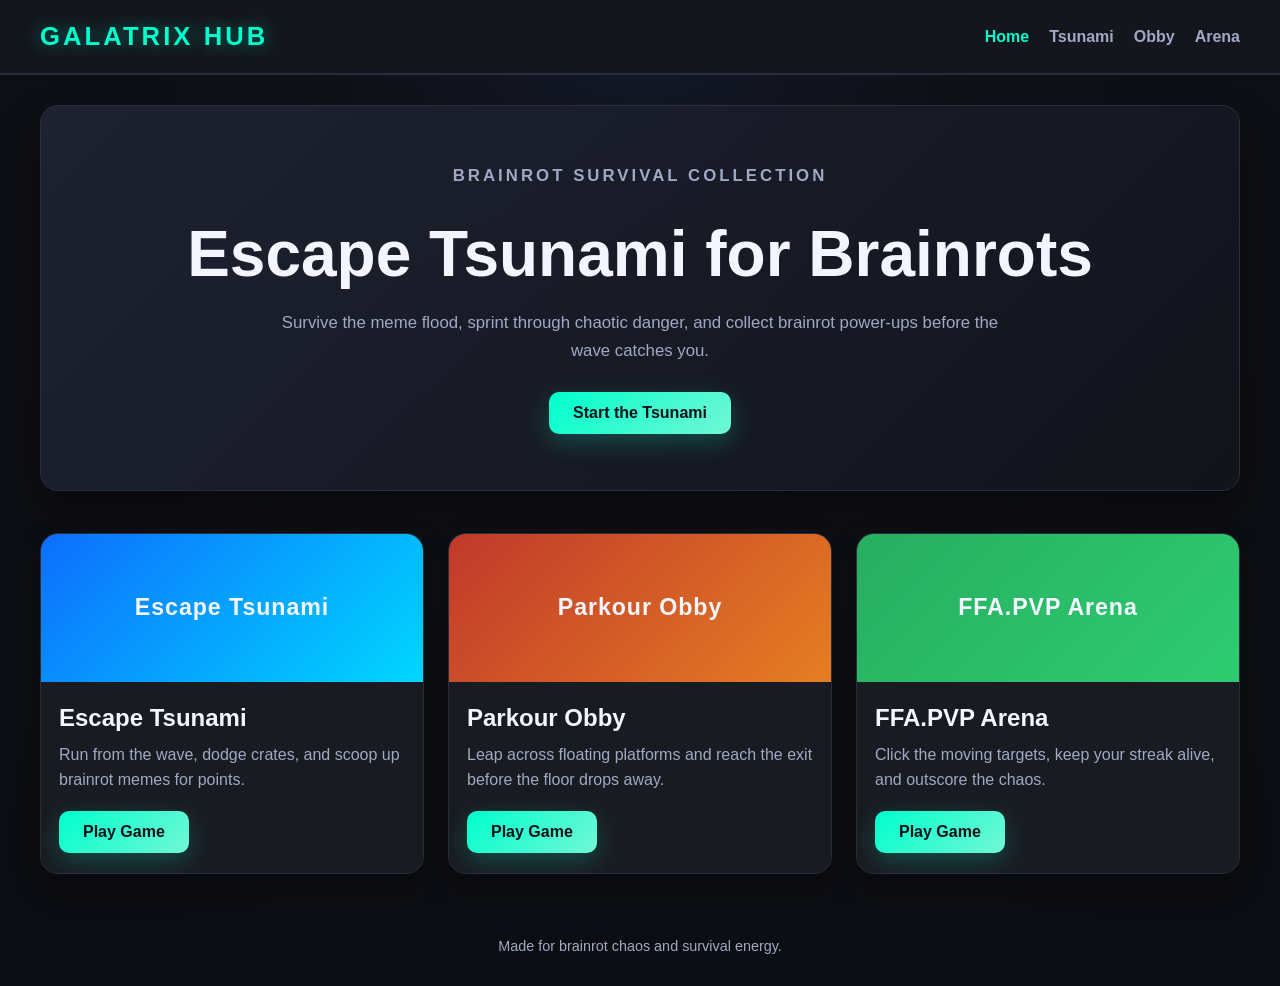
<file: index.html>
<!DOCTYPE html>
<html lang="en">
<head>
  <meta charset="UTF-8" />
  <meta name="viewport" content="width=device-width, initial-scale=1.0" />
  <title>Escape Tsunami for Brainrots</title>
  <link rel="stylesheet" href="style.css" />
</head>
<body class="home-page">
  <header class="site-header">
    <div class="brand">GALATRIX HUB</div>
    <nav class="nav-links" aria-label="Main navigation">
      <a href="index.html" class="active">Home</a>
      <a href="tsunami.html">Tsunami</a>
      <a href="parkour.html">Obby</a>
      <a href="pvp.html">Arena</a>
    </nav>
  </header>

  <main class="container">
    <section class="hero">
      <p class="eyebrow">Brainrot survival collection</p>
      <h1>Escape Tsunami for Brainrots</h1>
      <p>
        Survive the meme flood, sprint through chaotic danger,
        and collect brainrot power-ups before the wave catches you.
      </p>
      <a class="cta-btn" href="tsunami.html">Start the Tsunami</a>
    </section>

    <section class="games-grid">
      <article class="game-card">
        <div class="card-art art-tsunami">Escape Tsunami</div>
        <div class="card-copy">
          <h2>Escape Tsunami</h2>
          <p>Run from the wave, dodge crates, and scoop up brainrot memes for points.</p>
          <a class="game-btn" href="tsunami.html">Play Game</a>
        </div>
      </article>

      <article class="game-card">
        <div class="card-art art-obby">Parkour Obby</div>
        <div class="card-copy">
          <h2>Parkour Obby</h2>
          <p>Leap across floating platforms and reach the exit before the floor drops away.</p>
          <a class="game-btn" href="parkour.html">Play Game</a>
        </div>
      </article>

      <article class="game-card">
        <div class="card-art art-pvp">FFA.PVP Arena</div>
        <div class="card-copy">
          <h2>FFA.PVP Arena</h2>
          <p>Click the moving targets, keep your streak alive, and outscore the chaos.</p>
          <a class="game-btn" href="pvp.html">Play Game</a>
        </div>
      </article>
    </section>
  </main>

  <footer class="site-footer">
    Made for brainrot chaos and survival energy.
  </footer>

  <script src="app.js"></script>
</body>
</html>
</file>
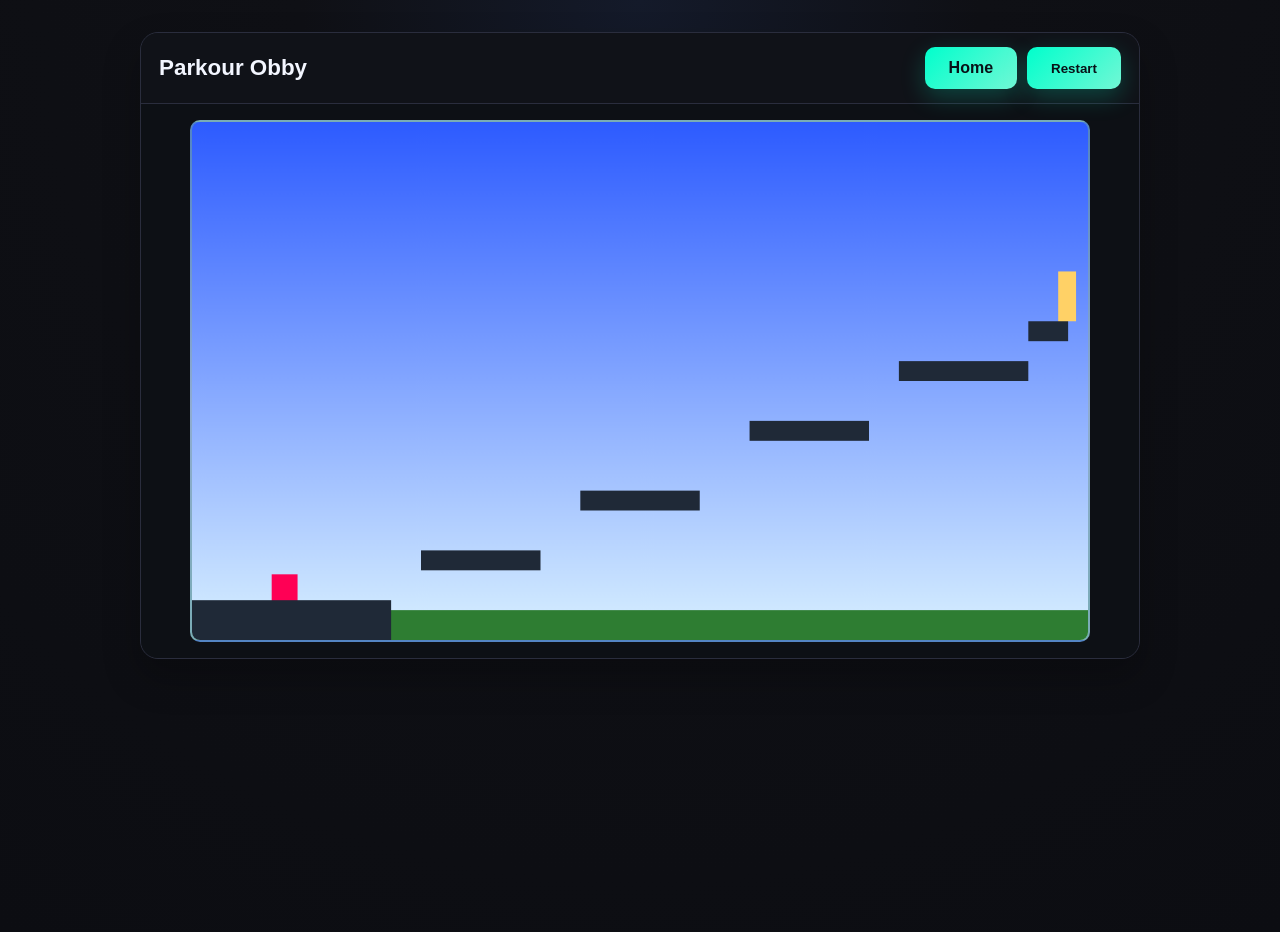
<file: parkour.html>
<!DOCTYPE html>
<html lang="en">
<head>
  <meta charset="UTF-8" />
  <meta name="viewport" content="width=device-width, initial-scale=1.0" />
  <title>Parkour Obby - Galatrix</title>
  <link rel="stylesheet" href="style.css" />
</head>
<body class="game-page">
  <div class="game-shell">
    <div class="game-topbar">
      <h1 class="game-title">Parkour Obby</h1>
      <div class="game-buttons">
        <a class="action-btn" href="index.html">Home</a>
        <button class="action-btn" id="restartBtn">Restart</button>
      </div>
    </div>

    <div class="canvas-wrap">
      <canvas id="gameCanvas" width="900" height="520"></canvas>
    </div>
  </div>

  <script>
    const canvas = document.getElementById("gameCanvas");
    const ctx = canvas.getContext("2d");
    const restartBtn = document.getElementById("restartBtn");

    const player = {
      x: 80,
      y: 420,
      width: 26,
      height: 26,
      vy: 0,
      onGround: false,
      speed: 250,
      jumpForce: 480
    };

    const platforms = [
      { x: 0, y: 480, width: 200, height: 40 },
      { x: 230, y: 430, width: 120, height: 20 },
      { x: 390, y: 370, width: 120, height: 20 },
      { x: 560, y: 300, width: 120, height: 20 },
      { x: 710, y: 240, width: 130, height: 20 },
      { x: 840, y: 200, width: 40, height: 20 }
    ];

    const goal = { x: 870, y: 150, width: 18, height: 50 };
    let keys = {};
    let won = false;
    let lastTime = 0;

    function resetGame() {
      player.x = 80;
      player.y = 420;
      player.vy = 0;
      player.onGround = false;
      won = false;
    }

    function intersects(a, b) {
      return a.x < b.x + b.width &&
        a.x + a.width > b.x &&
        a.y < b.y + b.height &&
        a.y + a.height > b.y;
    }

    function update(dt) {
      if (won) return;

      const move = (keys.ArrowRight || keys.d ? 1 : 0) - (keys.ArrowLeft || keys.a ? 1 : 0);

      player.x += move * player.speed * dt;
      player.x = Math.max(0, Math.min(canvas.width - player.width, player.x));

      player.vy += 900 * dt;
      player.y += player.vy * dt;

      player.onGround = false;
      for (const platform of platforms) {
        if (intersects(player, platform)) {
          const prevBottom = player.y - player.vy * dt + player.height;
          const platformTop = platform.y;

          if (prevBottom <= platformTop + 10 && player.vy >= 0) {
            player.y = platform.y - player.height;
            player.vy = 0;
            player.onGround = true;
          }
        }
      }

      if (keys.ArrowUp || keys.w || keys[" "]) {
        if (player.onGround) {
          player.vy = -player.jumpForce;
          player.onGround = false;
        }
        keys[" "] = false;
        keys.ArrowUp = false;
        keys.w = false;
      }

      if (player.y > canvas.height + 20) {
        resetGame();
      }

      if (intersects(player, goal)) {
        won = true;
      }
    }

    function drawBackground() {
      ctx.clearRect(0, 0, canvas.width, canvas.height);
      const sky = ctx.createLinearGradient(0, 0, 0, canvas.height);
      sky.addColorStop(0, "#2d5bff");
      sky.addColorStop(1, "#d9f1ff");
      ctx.fillStyle = sky;
      ctx.fillRect(0, 0, canvas.width, canvas.height);

      ctx.fillStyle = "#2e7d32";
      ctx.fillRect(0, 490, canvas.width, 30);

      platforms.forEach((platform) => {
        ctx.fillStyle = "#1f2937";
        ctx.fillRect(platform.x, platform.y, platform.width, platform.height);
      });

      ctx.fillStyle = "#ffd166";
      ctx.fillRect(goal.x, goal.y, goal.width, goal.height);
    }

    function drawPlayer() {
      ctx.fillStyle = won ? "#22c55e" : "#ff0055";
      ctx.fillRect(player.x, player.y, player.width, player.height);
    }

    function drawOverlay() {
      if (!won) return;
      ctx.fillStyle = "rgba(0,0,0,0.5)";
      ctx.fillRect(0, 0, canvas.width, canvas.height);
      ctx.fillStyle = "#fff";
      ctx.font = "bold 42px sans-serif";
      ctx.textAlign = "center";
      ctx.fillText("OBBY CLEARED!", canvas.width / 2, canvas.height / 2);
    }

    function loop(timestamp) {
      const dt = Math.min((timestamp - lastTime) / 1000 || 0.016, 0.025);
      lastTime = timestamp;

      update(dt);
      drawBackground();
      drawPlayer();
      drawOverlay();
      requestAnimationFrame(loop);
    }

    document.addEventListener("keydown", (event) => {
      const k = event.key.toLowerCase();
      keys[k] = true;
      keys[event.key] = true;
      if (event.code === "Space") keys[" "] = true;
    });

    document.addEventListener("keyup", (event) => {
      const k = event.key.toLowerCase();
      keys[k] = false;
      keys[event.key] = false;
      if (event.code === "Space") keys[" "] = false;
    });

    restartBtn.addEventListener("click", resetGame);
    resetGame();
    requestAnimationFrame(loop);
  </script>
</body>
</html>
</file>
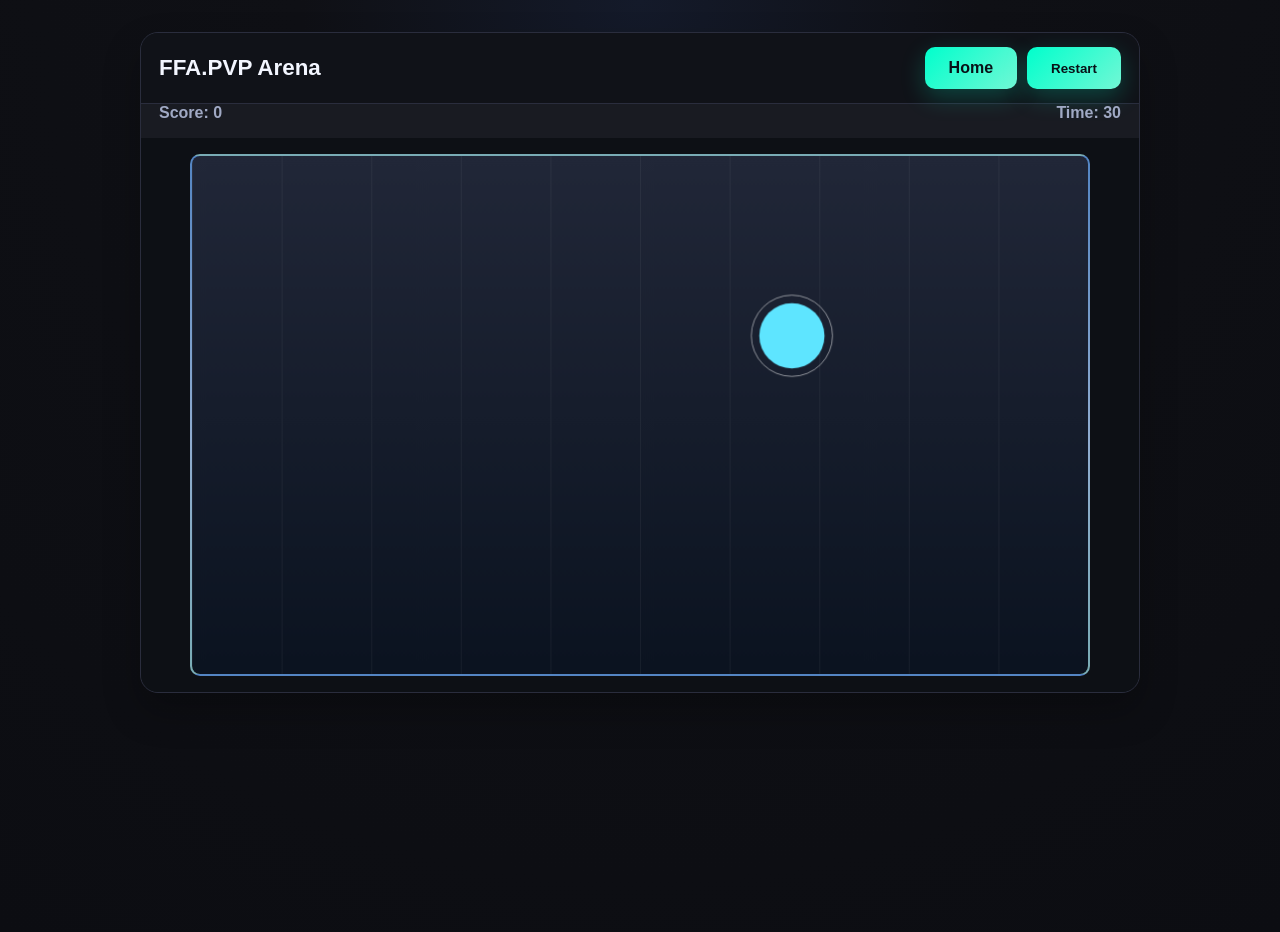
<file: pvp.html>
<!DOCTYPE html>
<html lang="en">
<head>
  <meta charset="UTF-8" />
  <meta name="viewport" content="width=device-width, initial-scale=1.0" />
  <title>FFA.PVP Arena</title>
  <link rel="stylesheet" href="style.css" />
</head>
<body class="game-page">
  <div class="game-shell">
    <div class="game-topbar">
      <h1 class="game-title">FFA.PVP Arena</h1>
      <div class="game-buttons">
        <a class="action-btn" href="index.html">Home</a>
        <button class="action-btn" id="restartBtn">Restart</button>
      </div>
    </div>

    <div class="game-hud">
      <span id="scoreLabel">Score: 0</span>
      <span id="timeLabel">Time: 30</span>
    </div>

    <div class="canvas-wrap">
      <canvas id="gameCanvas" width="900" height="520"></canvas>
    </div>
  </div>

  <script>
    const canvas = document.getElementById("gameCanvas");
    const ctx = canvas.getContext("2d");
    const scoreLabel = document.getElementById("scoreLabel");
    const timeLabel = document.getElementById("timeLabel");
    const restartBtn = document.getElementById("restartBtn");

    let score = 0;
    let timeLeft = 30;
    let target = null;
    let gameOver = false;
    let lastSpawn = 0;
    let lastTime = 0;

    function makeTarget() {
      return {
        x: 80 + Math.random() * (canvas.width - 160),
        y: 70 + Math.random() * (canvas.height - 160),
        radius: 18 + Math.random() * 18,
        color: ["#ff0055", "#ffd166", "#2ecc71", "#5ee5ff"][Math.floor(Math.random() * 4)]
      };
    }

    function resetGame() {
      score = 0;
      timeLeft = 30;
      gameOver = false;
      target = makeTarget();
      lastSpawn = 0;
      updateHud();
    }

    function updateHud() {
      scoreLabel.textContent = `Score: ${score}`;
      timeLabel.textContent = `Time: ${Math.ceil(timeLeft)}`;
    }

    function update(dt) {
      if (gameOver) return;

      timeLeft -= dt;
      if (timeLeft <= 0) {
        timeLeft = 0;
        gameOver = true;
      }

      if (target) {
        target.x += Math.sin((performance.now() / 400) + target.x) * 0.4;
        target.y += Math.cos((performance.now() / 450) + target.y) * 0.4;
      }

      updateHud();
    }

    function drawArena() {
      ctx.clearRect(0, 0, canvas.width, canvas.height);

      const bg = ctx.createLinearGradient(0, 0, 0, canvas.height);
      bg.addColorStop(0, "#212738");
      bg.addColorStop(1, "#0b1320");
      ctx.fillStyle = bg;
      ctx.fillRect(0, 0, canvas.width, canvas.height);

      for (let i = 0; i < 10; i++) {
        ctx.fillStyle = "rgba(255,255,255,0.05)";
        ctx.fillRect(i * 90, 0, 1, canvas.height);
      }

      if (target) {
        ctx.beginPath();
        ctx.fillStyle = target.color;
        ctx.arc(target.x, target.y, target.radius, 0, Math.PI * 2);
        ctx.fill();

        ctx.beginPath();
        ctx.strokeStyle = "rgba(255,255,255,0.5)";
        ctx.arc(target.x, target.y, target.radius + 8, 0, Math.PI * 2);
        ctx.stroke();
      }
    }

    function drawOverlay() {
      if (!gameOver) return;
      ctx.fillStyle = "rgba(0,0,0,0.58)";
      ctx.fillRect(0, 0, canvas.width, canvas.height);
      ctx.fillStyle = "#fff";
      ctx.textAlign = "center";
      ctx.font = "bold 38px sans-serif";
      ctx.fillText("TIME UP!", canvas.width / 2, canvas.height / 2 - 10);
      ctx.font = "22px sans-serif";
      ctx.fillText(`Final score: ${score}`, canvas.width / 2, canvas.height / 2 + 28);
    }

    canvas.addEventListener("click", (event) => {
      if (gameOver) return;
      const rect = canvas.getBoundingClientRect();
      const clickX = ((event.clientX - rect.left) / rect.width) * canvas.width;
      const clickY = ((event.clientY - rect.top) / rect.height) * canvas.height;

      const dx = clickX - target.x;
      const dy = clickY - target.y;
      const distance = Math.sqrt(dx * dx + dy * dy);

      if (distance <= target.radius) {
        score += 10;
        target = makeTarget();
        updateHud();
      }
    });

    function loop(timestamp) {
      const dt = Math.min((timestamp - lastTime) / 1000 || 0.016, 0.025);
      lastTime = timestamp;

      update(dt);
      drawArena();
      drawOverlay();
      requestAnimationFrame(loop);
    }

    restartBtn.addEventListener("click", resetGame);
    resetGame();
    requestAnimationFrame(loop);
  </script>
</body>
</html>
</file>
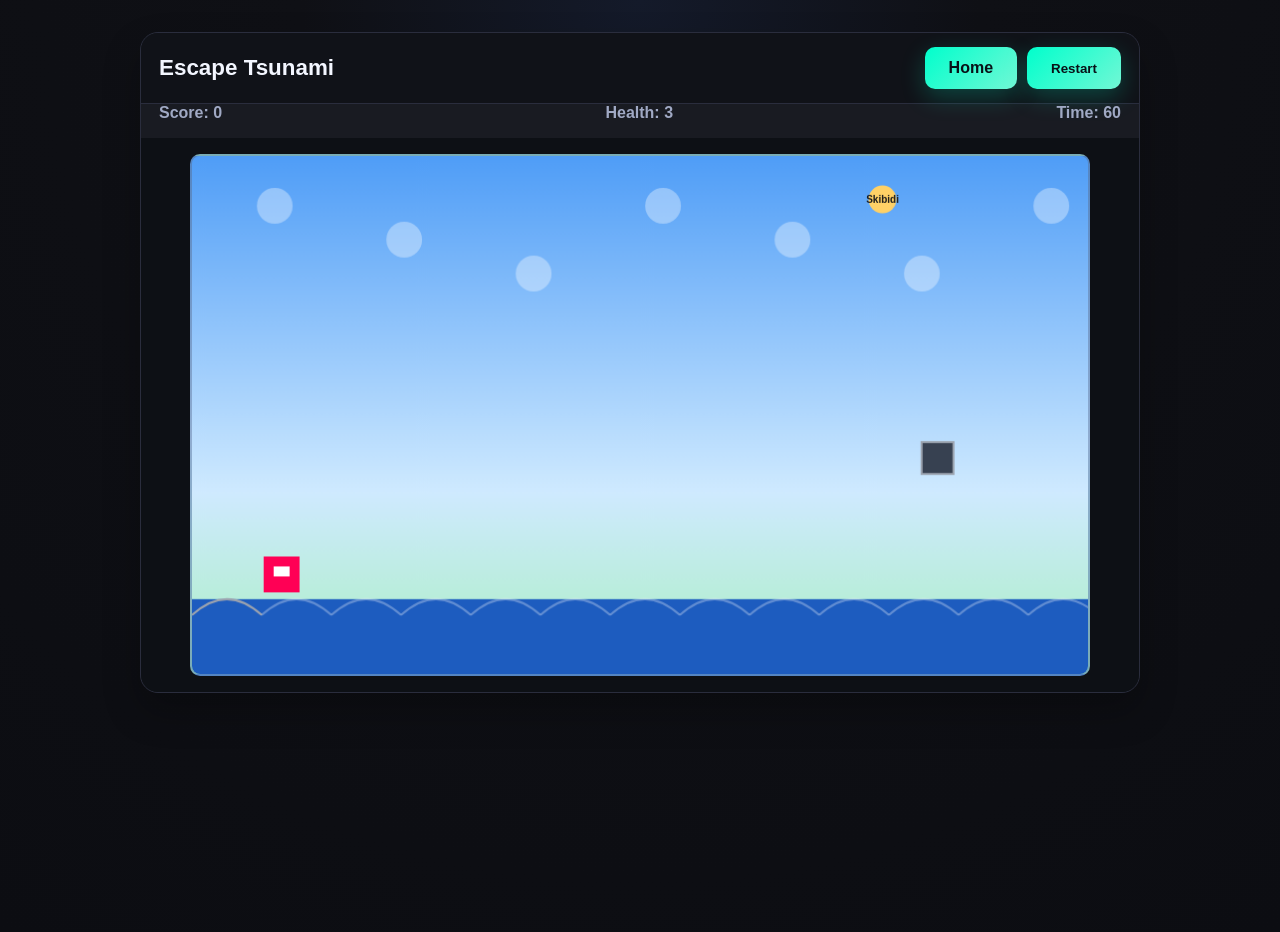
<file: tsunami.html>
<!DOCTYPE html>
<html lang="en">
<head>
  <meta charset="UTF-8" />
  <meta name="viewport" content="width=device-width, initial-scale=1.0" />
  <title>Escape Tsunami for Brainrots</title>
  <link rel="stylesheet" href="style.css" />
</head>
<body class="game-page">
  <div class="game-shell">
    <div class="game-topbar">
      <h1 class="game-title">Escape Tsunami</h1>
      <div class="game-buttons">
        <a class="action-btn" href="index.html">Home</a>
        <button class="action-btn" id="restartBtn">Restart</button>
      </div>
    </div>

    <div class="game-hud">
      <span id="scoreLabel">Score: 0</span>
      <span id="healthLabel">Health: 3</span>
      <span id="timerLabel">Time: 60</span>
    </div>

    <div class="canvas-wrap">
      <canvas id="gameCanvas" width="900" height="520"></canvas>
    </div>
  </div>

  <script>
    const canvas = document.getElementById("gameCanvas");
    const ctx = canvas.getContext("2d");
    const scoreLabel = document.getElementById("scoreLabel");
    const healthLabel = document.getElementById("healthLabel");
    const timerLabel = document.getElementById("timerLabel");
    const restartBtn = document.getElementById("restartBtn");

    const keys = {};
    const brainrotWords = ["Sigma", "Rizz", "Skibidi", "Fanum", "Gyatt", "Mewing", "Goofy", "Ohio"];

    const player = {
      x: 90,
      y: canvas.height - 100,
      radius: 18,
      speed: 260,
      health: 3,
      invulnerable: 0
    };

    let score = 0;
    let timeLeft = 60;
    let waveY = canvas.height - 70;
    let gameOver = false;
    let won = false;
    let spawnTimer = 0;
    let obstacleTimer = 0;
    let collectibles = [];
    let obstacles = [];

    function resetGame() {
      score = 0;
      timeLeft = 60;
      waveY = canvas.height - 70;
      gameOver = false;
      won = false;
      player.x = 90;
      player.y = canvas.height - 100;
      player.health = 3;
      player.invulnerable = 0;
      collectibles = [];
      obstacles = [];
      spawnTimer = 0;
      obstacleTimer = 0;
      updateHud();
    }

    function clamp(value, min, max) {
      return Math.min(Math.max(value, min), max);
    }

    function spawnCollectible() {
      collectibles.push({
        x: 40 + Math.random() * (canvas.width - 80),
        y: 40 + Math.random() * (canvas.height - 170),
        radius: 14,
        word: brainrotWords[Math.floor(Math.random() * brainrotWords.length)]
      });
    }

    function spawnObstacle() {
      obstacles.push({
        x: canvas.width + 30,
        y: 80 + Math.random() * (canvas.height - 180),
        width: 32,
        height: 32,
        speed: 180 + Math.random() * 120
      });
    }

    function updateHud() {
      scoreLabel.textContent = `Score: ${score}`;
      healthLabel.textContent = `Health: ${player.health}`;
      timerLabel.textContent = `Time: ${Math.ceil(timeLeft)}`;
    }

    function update(dt) {
      if (gameOver) return;

      timeLeft -= dt;
      if (timeLeft <= 0) {
        timeLeft = 0;
        won = true;
        gameOver = true;
        updateHud();
        return;
      }

      waveY -= dt * 6;
      if (waveY < 90) waveY = 90;

      const moveX = (keys.ArrowRight || keys.d ? 1 : 0) - (keys.ArrowLeft || keys.a ? 1 : 0);
      const moveY = (keys.ArrowDown || keys.s ? 1 : 0) - (keys.ArrowUp || keys.w ? 1 : 0);

      player.x += moveX * player.speed * dt;
      player.y += moveY * player.speed * dt;
      player.x = clamp(player.x, 20, canvas.width - 20);
      player.y = clamp(player.y, 20, canvas.height - 20);

      spawnTimer -= dt;
      obstacleTimer -= dt;

      if (spawnTimer <= 0) {
        spawnTimer = 1.1 + Math.random() * 0.8;
        spawnCollectible();
      }

      if (obstacleTimer <= 0) {
        obstacleTimer = 1.2 + Math.random() * 1.5;
        spawnObstacle();
      }

      for (let i = obstacles.length - 1; i >= 0; i--) {
        const obstacle = obstacles[i];
        obstacle.x -= obstacle.speed * dt;

        if (obstacle.x + obstacle.width < 0) {
          obstacles.splice(i, 1);
          continue;
        }

        if (
          player.x + player.radius > obstacle.x &&
          player.x - player.radius < obstacle.x + obstacle.width &&
          player.y + player.radius > obstacle.y &&
          player.y - player.radius < obstacle.y + obstacle.height
        ) {
          if (player.invulnerable <= 0) {
            player.health -= 1;
            player.invulnerable = 1.2;
            if (player.health <= 0) {
              gameOver = true;
              updateHud();
              return;
            }
          }
          obstacles.splice(i, 1);
        }
      }

      for (let i = collectibles.length - 1; i >= 0; i--) {
        const item = collectibles[i];
        const dx = player.x - item.x;
        const dy = player.y - item.y;
        const dist = Math.sqrt(dx * dx + dy * dy);

        if (dist < player.radius + item.radius) {
          collectibles.splice(i, 1);
          score += 10;
          updateHud();
        }
      }

      if (player.y + player.radius >= waveY) {
        gameOver = true;
        updateHud();
      }

      player.invulnerable = Math.max(0, player.invulnerable - dt);
      updateHud();
    }

    function drawBackground() {
      ctx.clearRect(0, 0, canvas.width, canvas.height);

      const sky = ctx.createLinearGradient(0, 0, 0, canvas.height);
      sky.addColorStop(0, "#4f9df7");
      sky.addColorStop(0.65, "#cfeaff");
      sky.addColorStop(1, "#a9f0c1");
      ctx.fillStyle = sky;
      ctx.fillRect(0, 0, canvas.width, canvas.height);

      ctx.fillStyle = "rgba(255,255,255,0.35)";
      for (let i = 0; i < 8; i++) {
        const x = (i * 130 + (timeLeft * 8) % 130) % (canvas.width + 120);
        const y = 50 + (i % 3) * 34;
        ctx.beginPath();
        ctx.arc(x, y, 18, 0, Math.PI * 2);
        ctx.fill();
      }

      ctx.fillStyle = "#2e7d32";
      ctx.fillRect(0, canvas.height - 70, canvas.width, 70);

      ctx.fillStyle = "#1d5cbf";
      ctx.fillRect(0, waveY, canvas.width, canvas.height - waveY);

      ctx.fillStyle = "rgba(255,255,255,0.2)";
      for (let i = 0; i < 15; i++) {
        ctx.beginPath();
        ctx.moveTo(i * 70, waveY + 16);
        ctx.quadraticCurveTo(i * 70 + 35, waveY - 16, i * 70 + 70, waveY + 16);
        ctx.stroke();
        ctx.strokeStyle = "rgba(255,255,255,0.3)";
        ctx.lineWidth = 2;
      }
    }

    function drawPlayer() {
      ctx.save();
      ctx.translate(player.x, player.y);

      if (player.invulnerable > 0) {
        ctx.globalAlpha = 0.6 + Math.sin(Date.now() * 0.02) * 0.4;
      }

      ctx.fillStyle = "#ff0055";
      ctx.fillRect(-18, -18, 36, 36);

      ctx.fillStyle = "#ffffff";
      ctx.fillRect(-8, -8, 16, 10);
      ctx.restore();
    }

    function drawCollectibles() {
      collectibles.forEach((item) => {
        ctx.beginPath();
        ctx.fillStyle = "#ffd166";
        ctx.arc(item.x, item.y, item.radius, 0, Math.PI * 2);
        ctx.fill();

        ctx.fillStyle = "#1a1a1a";
        ctx.font = "bold 10px sans-serif";
        ctx.textAlign = "center";
        ctx.fillText(item.word, item.x, item.y + 3);
      });
    }

    function drawObstacles() {
      obstacles.forEach((obstacle) => {
        ctx.fillStyle = "#374151";
        ctx.fillRect(obstacle.x, obstacle.y, obstacle.width, obstacle.height);
        ctx.strokeStyle = "#9ca3af";
        ctx.strokeRect(obstacle.x, obstacle.y, obstacle.width, obstacle.height);
      });
    }

    function drawOverlay() {
      if (!gameOver) return;

      ctx.fillStyle = "rgba(5, 8, 14, 0.6)";
      ctx.fillRect(0, 0, canvas.width, canvas.height);

      ctx.fillStyle = "#ffffff";
      ctx.font = "bold 42px sans-serif";
      ctx.textAlign = "center";

      if (won) {
        ctx.fillText("YOU ESCAPED!", canvas.width / 2, canvas.height / 2 - 12);
        ctx.font = "24px sans-serif";
        ctx.fillText(`Final score: ${score}`, canvas.width / 2, canvas.height / 2 + 32);
      } else {
        ctx.fillText("WAVE GOT YOU!", canvas.width / 2, canvas.height / 2 - 12);
        ctx.font = "24px sans-serif";
        ctx.fillText(`Score: ${score}`, canvas.width / 2, canvas.height / 2 + 32);
      }
    }

    let lastTime = 0;
    function loop(timestamp) {
      const dt = Math.min((timestamp - lastTime) / 1000 || 0.016, 0.033);
      lastTime = timestamp;

      update(dt);
      drawBackground();
      drawCollectibles();
      drawObstacles();
      drawPlayer();
      drawOverlay();

      requestAnimationFrame(loop);
    }

    document.addEventListener("keydown", (event) => {
      keys[event.key.toLowerCase()] = true;
    });

    document.addEventListener("keyup", (event) => {
      keys[event.key.toLowerCase()] = false;
    });

    restartBtn.addEventListener("click", resetGame);
    resetGame();
    requestAnimationFrame(loop);
  </script>
</body>
</html>
</file>
<file: style.css>
* {
  box-sizing: border-box;
}

:root {
  --bg: #0f1015;
  --bg-soft: #171b25;
  --panel: #1a1c23;
  --panel-alt: #15171e;
  --accent: #00ffcc;
  --accent-2: #5ee5ff;
  --danger: #ff4d6d;
  --gold: #ffd166;
  --text: #f3f6ff;
  --muted: #a0a9c4;
  --line: #2a2d3d;
  --success: #45d483;
}

html, body {
  margin: 0;
  min-height: 100%;
  font-family: 'Segoe UI', Tahoma, Geneva, Verdana, sans-serif;
  background: radial-gradient(circle at top, #141a2a 0%, var(--bg) 30%, #0c0d12 100%);
  color: var(--text);
}

body {
  min-height: 100vh;
}

.home-page {
  display: flex;
  flex-direction: column;
}

.site-header {
  display: flex;
  align-items: center;
  justify-content: space-between;
  padding: 22px 40px;
  background: rgba(21, 23, 30, 0.94);
  border-bottom: 2px solid var(--line);
  position: sticky;
  top: 0;
  z-index: 50;
  backdrop-filter: blur(10px);
}

.brand {
  color: var(--accent);
  font-size: clamp(1.2rem, 2vw, 1.8rem);
  font-weight: 800;
  letter-spacing: 0.12em;
  text-transform: uppercase;
  text-shadow: 0 0 18px rgba(0, 255, 204, 0.45);
}

.nav-links {
  display: flex;
  flex-wrap: wrap;
  gap: 20px;
}

.nav-links a {
  color: var(--muted);
  text-decoration: none;
  font-weight: 700;
  transition: color 0.2s ease;
}

.nav-links a:hover,
.nav-links a.active {
  color: var(--accent);
}

.container {
  width: min(1200px, calc(100% - 32px));
  margin: 30px auto 40px;
}

.hero {
  background: linear-gradient(135deg, rgba(31, 35, 51, 0.92), rgba(18, 20, 28, 0.95));
  border: 1px solid var(--line);
  border-radius: 18px;
  padding: clamp(24px, 5vw, 56px);
  text-align: center;
  box-shadow: 0 20px 40px rgba(0, 0, 0, 0.35);
  margin-bottom: 42px;
}

.eyebrow {
  margin: 0 0 12px;
  text-transform: uppercase;
  letter-spacing: 0.18em;
  color: var(--accent);
  font-size: 0.7rem;
  font-weight: 700;
}

.hero h1 {
  margin: 0 0 18px;
  font-size: clamp(2.2rem, 5vw, 4rem);
}

.hero p {
  max-width: 760px;
  margin: 0 auto 26px;
  color: var(--muted);
  line-height: 1.7;
  font-size: 1.05rem;
}

.cta-btn,
.game-btn,
.action-btn {
  display: inline-block;
  padding: 12px 24px;
  border-radius: 10px;
  background: linear-gradient(135deg, var(--accent), #72f7d5);
  color: #081117;
  text-decoration: none;
  font-weight: 800;
  border: none;
  cursor: pointer;
  transition: transform 0.15s ease, box-shadow 0.2s ease;
  box-shadow: 0 8px 24px rgba(0, 255, 204, 0.22);
}

.cta-btn:hover,
.game-btn:hover,
.action-btn:hover {
  transform: translateY(-2px);
}

.games-grid {
  display: grid;
  grid-template-columns: repeat(auto-fit, minmax(260px, 1fr));
  gap: 24px;
}

.game-card {
  background: rgba(26, 28, 35, 0.96);
  border: 1px solid var(--line);
  border-radius: 18px;
  overflow: hidden;
  box-shadow: 0 14px 30px rgba(0,0,0,0.28);
  transition: transform 0.2s ease, border-color 0.2s ease;
}

.game-card:hover {
  transform: translateY(-6px);
  border-color: #47506b;
}

.card-art {
  height: 148px;
  display: flex;
  align-items: center;
  justify-content: center;
  font-weight: 800;
  font-size: 1.45rem;
  letter-spacing: 0.04em;
}

.art-tsunami {
  background: linear-gradient(135deg, #0d6efd, #00d7ff);
}

.art-obby {
  background: linear-gradient(135deg, #c0392b, #e67e22);
}

.art-pvp {
  background: linear-gradient(135deg, #27ae60, #2ecc71);
}

.card-copy {
  padding: 22px 18px 20px;
}

.card-copy h2 {
  margin: 0 0 10px;
  font-size: 1.5rem;
}

.card-copy p {
  margin: 0 0 18px;
  line-height: 1.6;
  color: var(--muted);
}

.site-footer {
  text-align: center;
  padding: 24px 16px 32px;
  color: var(--muted);
  font-size: 0.9rem;
}

.game-page {
  padding-bottom: 32px;
}

.game-shell {
  width: min(1000px, calc(100% - 24px));
  margin: 32px auto 0;
  background: rgba(26, 28, 35, 0.96);
  border: 1px solid var(--line);
  border-radius: 18px;
  box-shadow: 0 18px 36px rgba(0, 0, 0, 0.25);
  overflow: hidden;
}

.game-topbar {
  display: flex;
  justify-content: space-between;
  align-items: center;
  gap: 12px;
  padding: 14px 18px;
  background: rgba(16, 18, 24, 0.96);
  border-bottom: 1px solid var(--line);
}

.game-title {
  margin: 0;
  font-size: 1.4rem;
}

.game-buttons {
  display: flex;
  gap: 10px;
  flex-wrap: wrap;
}

.canvas-wrap {
  padding: 16px;
  background: #0d1015;
}

#gameCanvas {
  display: block;
  width: 100%;
  max-width: 900px;
  height: auto;
  margin: 0 auto;
  border-radius: 10px;
  border: 2px solid rgba(91, 124, 170, 0.55);
  background: linear-gradient(180deg, #4a90e2 0%, #cfe7ff 55%, #9fe7c5 100%);
}

.game-hud {
  display: flex;
  justify-content: space-between;
  gap: 12px;
  flex-wrap: wrap;
  padding: 0 18px 16px;
  color: var(--muted);
  font-weight: 700;
}

@media (max-width: 640px) {
  .site-header {
    flex-direction: column;
    gap: 10px;
  }

  .game-topbar {
    flex-direction: column;
    align-items: flex-start;
  }

  .nav-links {
    justify-content: center;
  }
}
</file>
